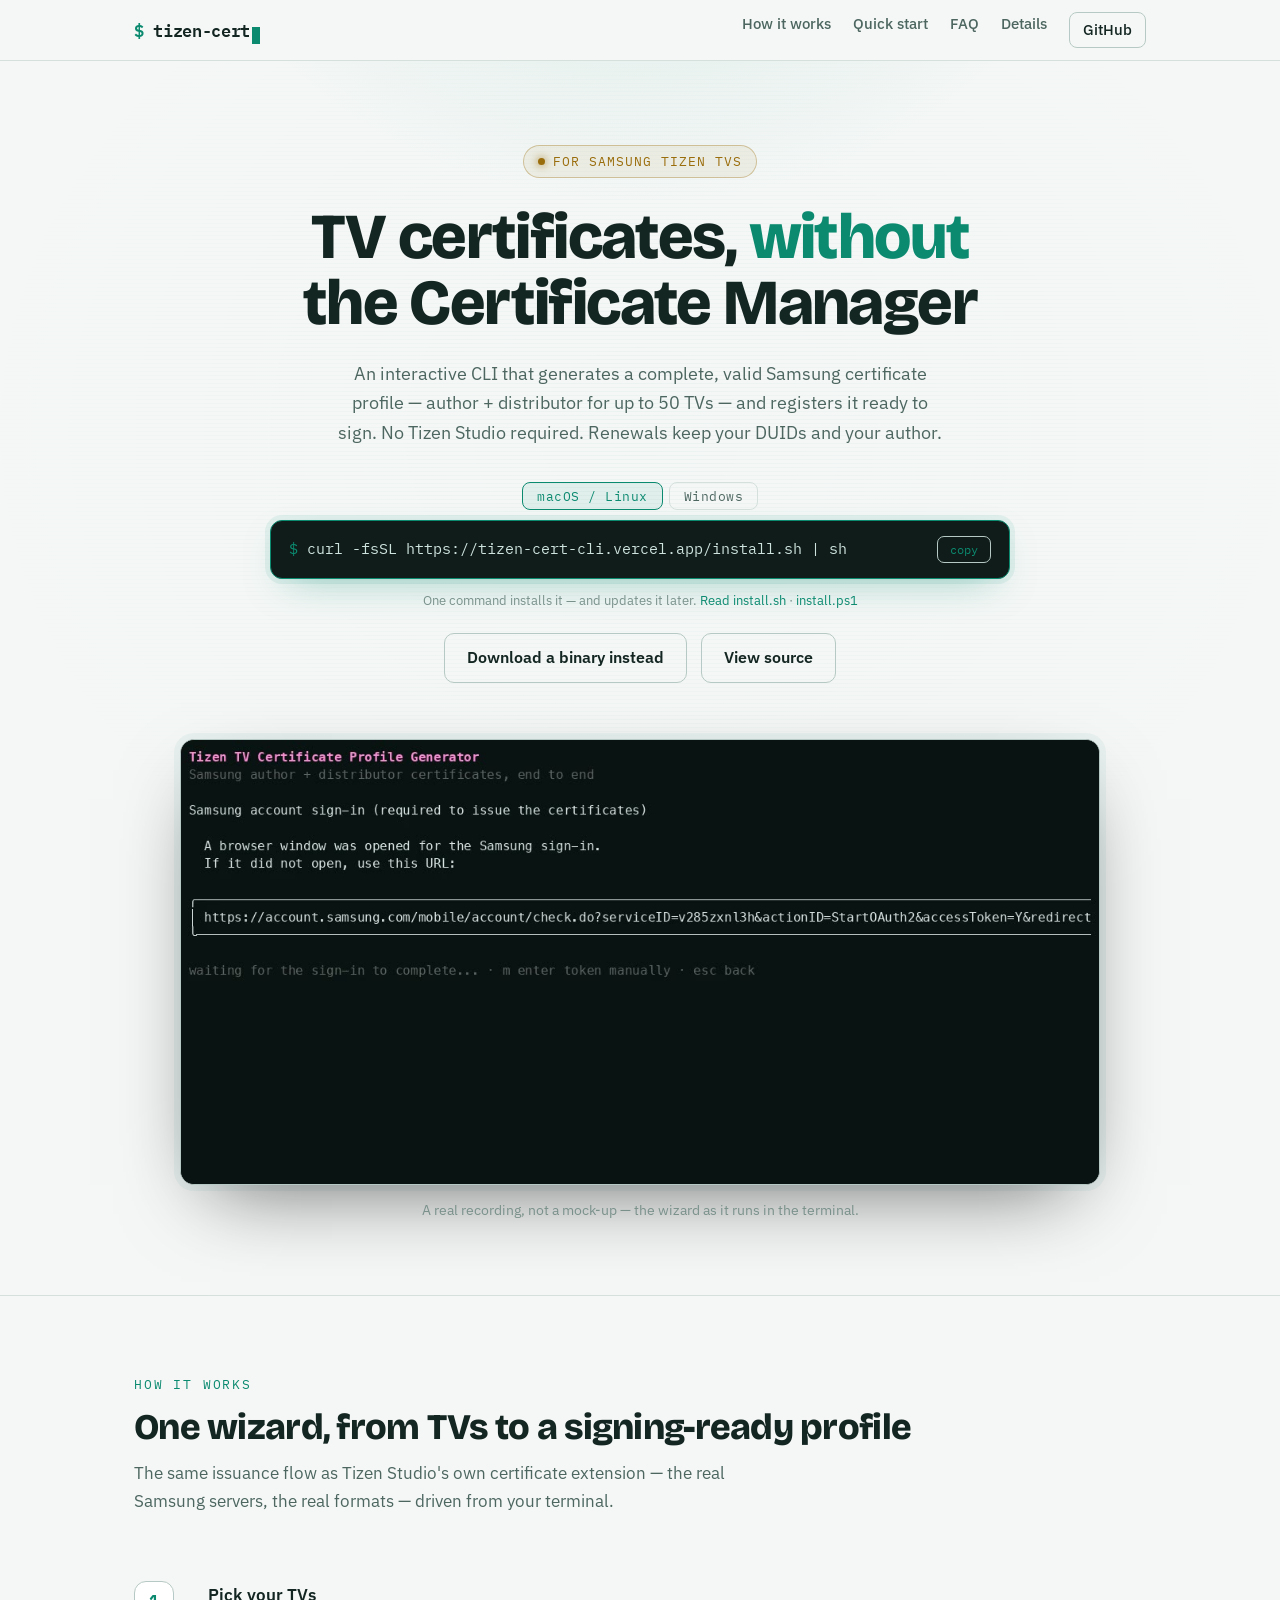
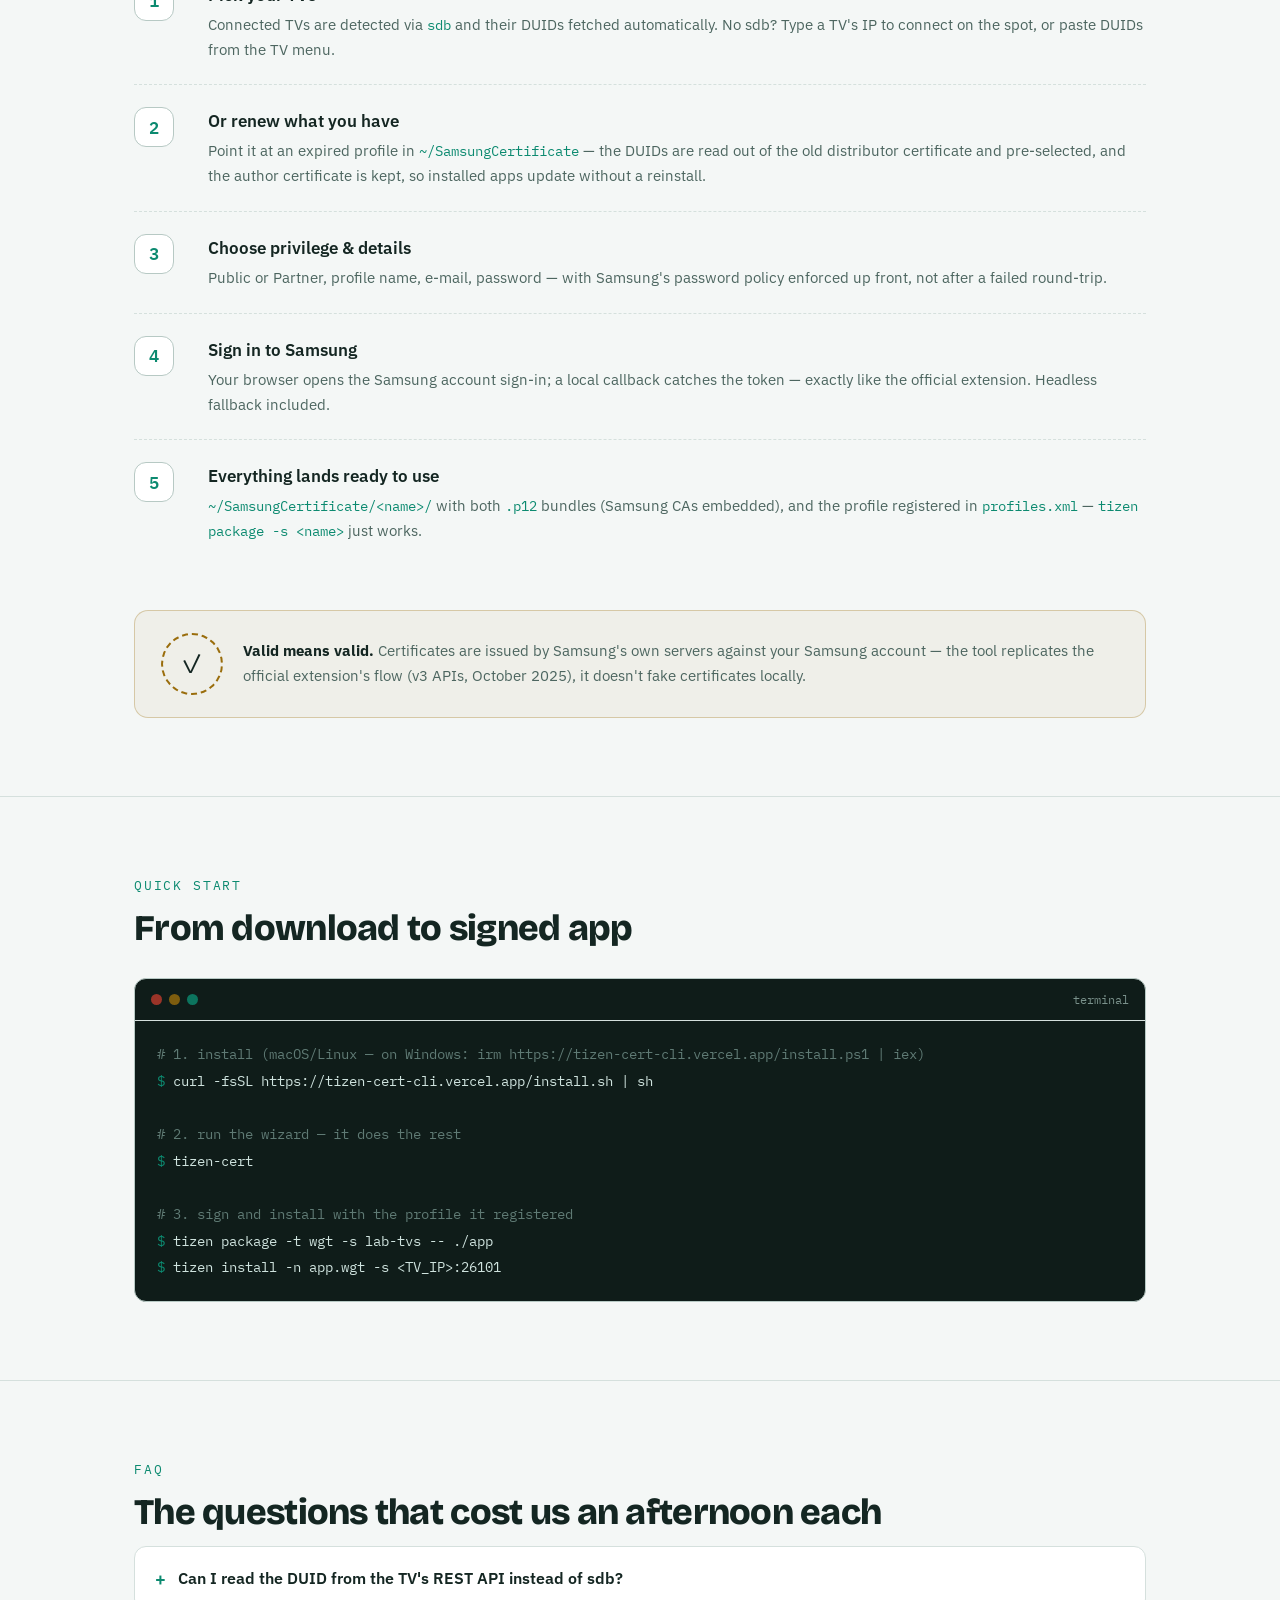
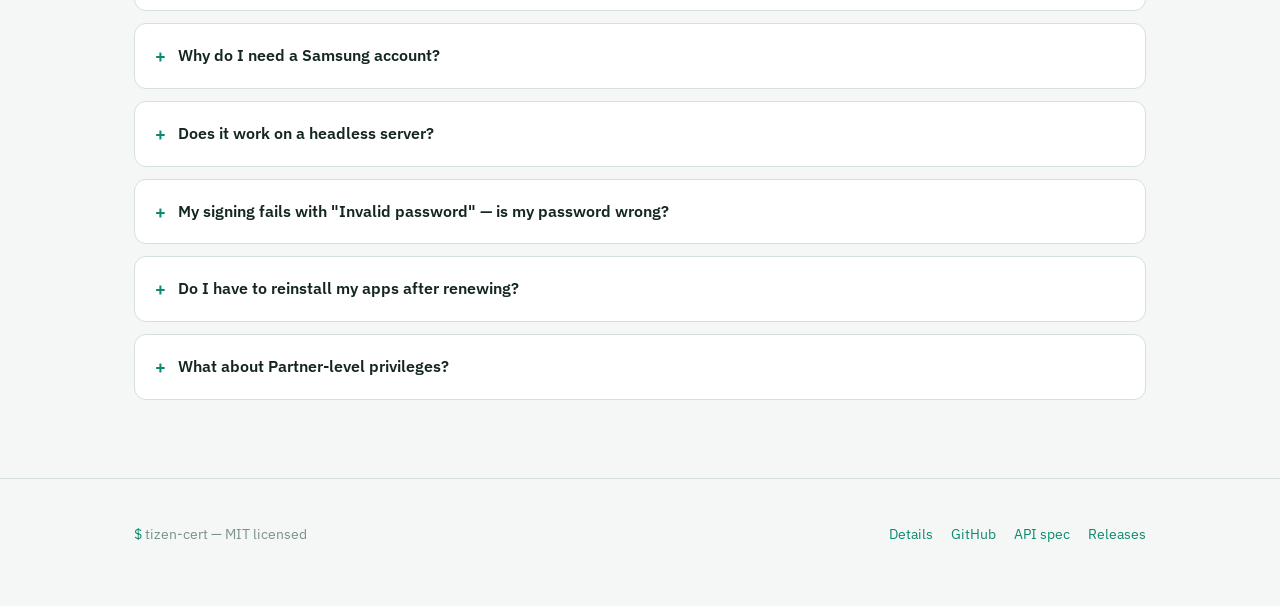
<file: docs-site/index.html>
<!doctype html>
<html lang="en">
<head>
<meta charset="utf-8">
<meta name="viewport" content="width=device-width, initial-scale=1">
<title>tizen-cert — Samsung TV certificates from your terminal</title>
<meta name="description" content="An interactive CLI that generates a complete, valid Samsung Tizen TV certificate profile — author + distributor for up to 50 TVs — without Tizen Studio's Certificate Manager.">
<meta property="og:title" content="tizen-cert — Samsung TV certificates from your terminal">
<meta property="og:description" content="A CLI that generates a complete, valid Samsung Tizen TV certificate profile — author + distributor for up to 50 TVs — without Tizen Studio.">
<meta property="og:type" content="website">
<meta property="og:url" content="https://tizen-cert-cli.vercel.app/">
<meta property="og:image" content="https://tizen-cert-cli.vercel.app/og.png">
<meta property="og:image:width" content="2560">
<meta property="og:image:height" content="1280">
<meta name="twitter:card" content="summary_large_image">
<link rel="preconnect" href="https://fonts.googleapis.com">
<link rel="preconnect" href="https://fonts.gstatic.com" crossorigin>
<link href="https://fonts.googleapis.com/css2?family=Bricolage+Grotesque:opsz,wght@12..96,400;12..96,600;12..96,800&family=IBM+Plex+Mono:wght@400;500;600&family=IBM+Plex+Sans:wght@400;500;600&display=swap" rel="stylesheet">
<link rel="stylesheet" href="style.css">
</head>
<body>

<header>
  <div class="wrap nav">
    <a class="wordmark" href="#"><span class="dollar">$</span> tizen-cert<span class="blink"></span></a>
    <nav class="nav-links">
      <a href="#how">How it works</a>
      <a href="#quickstart">Quick start</a>
      <a href="#faq">FAQ</a>
      <a href="details.html">Details</a>
      <a class="nav-gh" href="https://github.com/gifflet/tizen-cert-cli">GitHub</a>
    </nav>
  </div>
</header>

<div class="hero">
  <div class="wrap hero-inner">
    <span class="tag">for Samsung Tizen TVs</span>
    <h1>TV certificates, <em>without</em> the Certificate&nbsp;Manager</h1>
    <p class="sub">
      An interactive CLI that generates a complete, valid Samsung certificate profile —
      author + distributor for up to 50 TVs — and registers it ready to sign.
      No Tizen Studio required. Renewals keep your DUIDs and your author.
    </p>
    <div class="install-box" id="install">
      <div class="install-tabs" role="tablist">
        <button class="install-tab active" data-target="cmd-unix">macOS / Linux</button>
        <button class="install-tab" data-target="cmd-win">Windows</button>
      </div>
      <div class="install-cmd" id="cmd-unix">
        <code><span class="p">$</span> curl -fsSL https://tizen-cert-cli.vercel.app/install.sh | sh</code>
        <button class="copy-btn" data-copy="curl -fsSL https://tizen-cert-cli.vercel.app/install.sh | sh" aria-label="Copy install command">copy</button>
      </div>
      <div class="install-cmd" id="cmd-win" hidden>
        <code><span class="p">&gt;</span> irm https://tizen-cert-cli.vercel.app/install.ps1 | iex</code>
        <button class="copy-btn" data-copy="irm https://tizen-cert-cli.vercel.app/install.ps1 | iex" aria-label="Copy install command">copy</button>
      </div>
      <p class="install-note">One command installs it — and updates it later. <a href="install.sh">Read install.sh</a> · <a href="install.ps1">install.ps1</a></p>
    </div>
    <div class="cta-row">
      <a class="btn btn-ghost" href="https://github.com/gifflet/tizen-cert-cli/releases">Download a binary instead</a>
      <a class="btn btn-ghost" href="https://github.com/gifflet/tizen-cert-cli">View source</a>
    </div>

    <figure class="demo-frame reveal">
      <video src="demo/tizen-cert.mp4" poster="demo/tizen-cert.jpg" autoplay loop muted playsinline
             aria-label="A recorded tizen-cert session: selecting TVs, choosing the privilege level, filling the certificate details and reaching the Samsung sign-in"></video>
    </figure>
    <p class="demo-caption">A real recording, not a mock-up — the wizard as it runs in the terminal.</p>
  </div>
</div>

<section id="how">
  <div class="wrap">
    <p class="kicker">How it works</p>
    <h2>One wizard, from TVs to a signing-ready profile</h2>
    <p class="section-sub">The same issuance flow as Tizen Studio's own certificate extension — the real Samsung servers, the real formats — driven from your terminal.</p>

    <div class="steps">
      <div class="step reveal">
        <span class="dot">1</span>
        <div><h3>Pick your TVs</h3>
        <p>Connected TVs are detected via <code>sdb</code> and their DUIDs fetched automatically. No sdb? Type a TV's IP to connect on the spot, or paste DUIDs from the TV menu.</p></div>
      </div>
      <div class="step reveal">
        <span class="dot">2</span>
        <div><h3>Or renew what you have</h3>
        <p>Point it at an expired profile in <code>~/SamsungCertificate</code> — the DUIDs are read out of the old distributor certificate and pre-selected, and the author certificate is kept, so installed apps update without a reinstall.</p></div>
      </div>
      <div class="step reveal">
        <span class="dot">3</span>
        <div><h3>Choose privilege &amp; details</h3>
        <p>Public or Partner, profile name, e-mail, password — with Samsung's password policy enforced up front, not after a failed round-trip.</p></div>
      </div>
      <div class="step reveal">
        <span class="dot">4</span>
        <div><h3>Sign in to Samsung</h3>
        <p>Your browser opens the Samsung account sign-in; a local callback catches the token — exactly like the official extension. Headless fallback included.</p></div>
      </div>
      <div class="step reveal">
        <span class="dot">5</span>
        <div><h3>Everything lands ready to use</h3>
        <p><code>~/SamsungCertificate/&lt;name&gt;/</code> with both <code>.p12</code> bundles (Samsung CAs embedded), and the profile registered in <code>profiles.xml</code> — <code>tizen package -s &lt;name&gt;</code> just works.</p></div>
      </div>
    </div>

    <div class="seal reveal">
      <div class="stamp">✓</div>
      <p><strong>Valid means valid.</strong> Certificates are issued by Samsung's own servers against your Samsung account —
      the tool replicates the official extension's flow (v3 APIs, October 2025), it doesn't fake certificates locally.</p>
    </div>
  </div>
</section>

<section id="quickstart">
  <div class="wrap">
    <p class="kicker">Quick start</p>
    <h2>From download to signed app</h2>
    <div class="term reveal">
      <div class="term-bar"><i></i><i></i><i></i><span>terminal</span></div>
      <pre><span class="c"># 1. install (macOS/Linux — on Windows: irm https://tizen-cert-cli.vercel.app/install.ps1 | iex)</span>
<span class="p">$</span> curl -fsSL https://tizen-cert-cli.vercel.app/install.sh | sh

<span class="c"># 2. run the wizard — it does the rest</span>
<span class="p">$</span> tizen-cert

<span class="c"># 3. sign and install with the profile it registered</span>
<span class="p">$</span> tizen package -t wgt -s lab-tvs -- ./app
<span class="p">$</span> tizen install -n app.wgt -s &lt;TV_IP&gt;:26101</pre>
    </div>
  </div>
</section>

<section id="faq">
  <div class="wrap">
    <p class="kicker">FAQ</p>
    <h2>The questions that cost us an afternoon each</h2>

    <details class="reveal">
      <summary>Can I read the DUID from the TV's REST API instead of sdb?</summary>
      <div class="body">No — and this one is a trap. The <code>duid</code> field served on <code>http://&lt;tv&gt;:8001/api/v2/</code> is a SmartThings UUID, a different identifier space with no known conversion to the certificate DUID. Use <code>sdb shell 0 getduid</code> (the tool does this for you) or the TV menu: <em>Support → Contact Samsung → Unique Device ID</em>.</div>
    </details>
    <details class="reveal">
      <summary>Why do I need a Samsung account?</summary>
      <div class="body">Valid certificates are signed by Samsung's CA — they can only be issued by Samsung's servers, authenticated with a Samsung account. That's true of Tizen Studio too; this tool simply drives the same flow from the terminal.</div>
    </details>
    <details class="reveal">
      <summary>Does it work on a headless server?</summary>
      <div class="body">Yes — the trick is a port forward. Samsung posts the sign-in result to <code>localhost:4794</code>, so run <code>ssh -L 4794:localhost:4794 user@server</code> from your local machine (the wizard detects SSH sessions and prints this command pre-filled), then open the sign-in URL in your <em>local</em> browser: the token travels through the tunnel and the flow completes by itself. <kbd>c</kbd> copies the URL to your local clipboard over SSH (OSC&nbsp;52), and <kbd>m</kbd> remains as a last-resort manual token entry.</div>
    </details>
    <details class="reveal">
      <summary>My signing fails with "Invalid password" — is my password wrong?</summary>
      <div class="body">Probably not. Tizen's Java signer rejects modern AES-encrypted PKCS#12 files and misreports it as a password error. This tool always emits legacy-3DES bundles precisely to avoid that failure mode.</div>
    </details>
    <details class="reveal">
      <summary>Do I have to reinstall my apps after renewing?</summary>
      <div class="body">No. A TV only accepts an app update signed by the same author, so renewal keeps the profile's <code>author.p12</code> and reissues just the distributor certificate with the selected DUIDs. Enter the profile's current password — it has to open that <code>author.p12</code>, or the wizard stops before contacting Samsung. A new author is issued only when the old one has expired or is missing; the final screen then says so, and the app must be uninstalled from the TVs before installing the newly signed package.</div>
    </details>
    <details class="reveal">
      <summary>What about Partner-level privileges?</summary>
      <div class="body">Selectable in the wizard. Issuance succeeds only if your Samsung account is enrolled in the partnership program — otherwise Samsung's server refuses, and the error is surfaced as-is.</div>
    </details>
  </div>
</section>

<footer>
  <div class="wrap foot">
    <span><span style="color:var(--teal)">$</span> tizen-cert — MIT licensed</span>
    <span class="spacer">
      <a href="details.html">Details</a>
      <a href="https://github.com/gifflet/tizen-cert-cli">GitHub</a>
      <a href="https://github.com/gifflet/tizen-cert-cli/blob/main/docs/SAMSUNG-CERT-API-SPEC.md">API spec</a>
      <a href="https://github.com/gifflet/tizen-cert-cli/releases">Releases</a>
    </span>
  </div>
</footer>

<script src="script.js"></script>
<script>
  document.querySelectorAll(".install-tab").forEach(tab => {
    tab.addEventListener("click", () => {
      document.querySelectorAll(".install-tab").forEach(t => t.classList.toggle("active", t === tab));
      document.querySelectorAll(".install-cmd").forEach(cmd => { cmd.hidden = cmd.id !== tab.dataset.target; });
    });
  });

  document.querySelectorAll(".copy-btn").forEach(btn => {
    btn.addEventListener("click", async () => {
      try {
        await navigator.clipboard.writeText(btn.dataset.copy);
        btn.textContent = "copied!";
        setTimeout(() => { btn.textContent = "copy"; }, 1600);
      } catch { btn.textContent = "select manually"; }
    });
  });
</script>

</body>
</html>
</file>
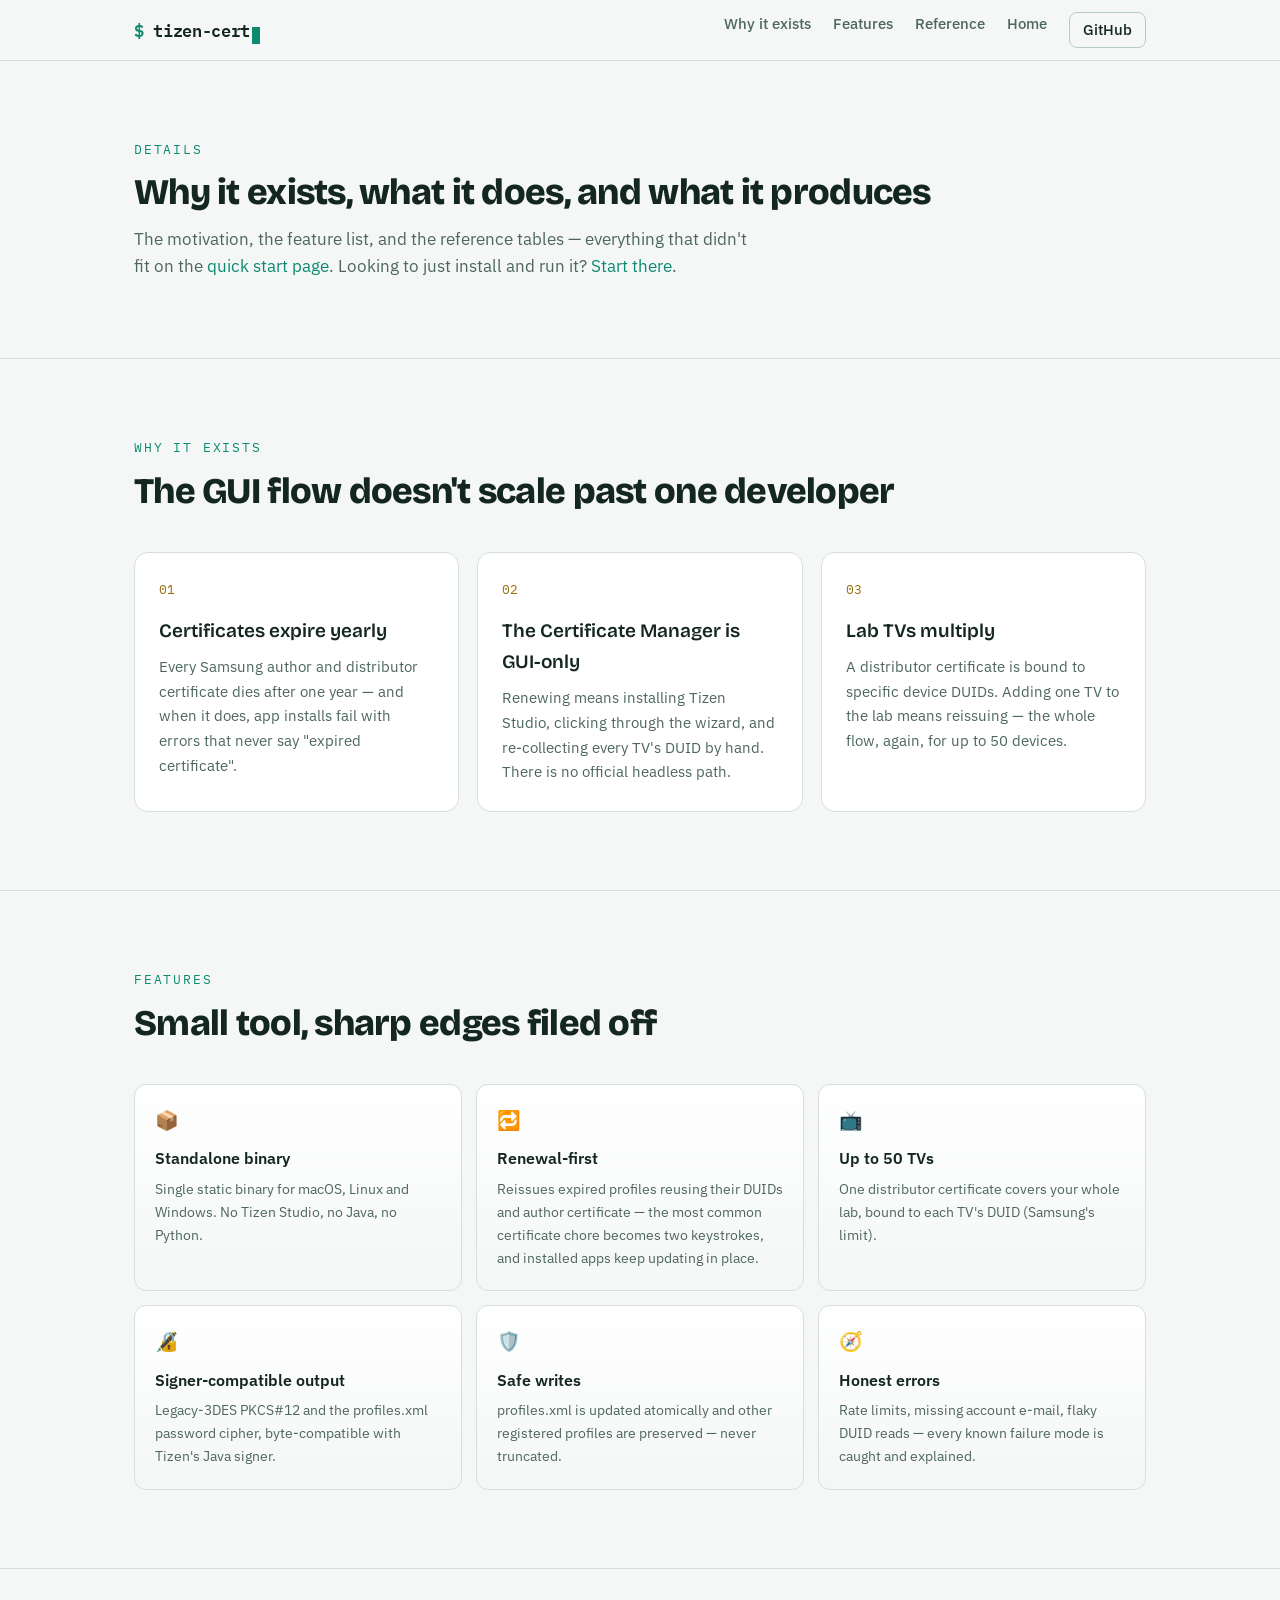
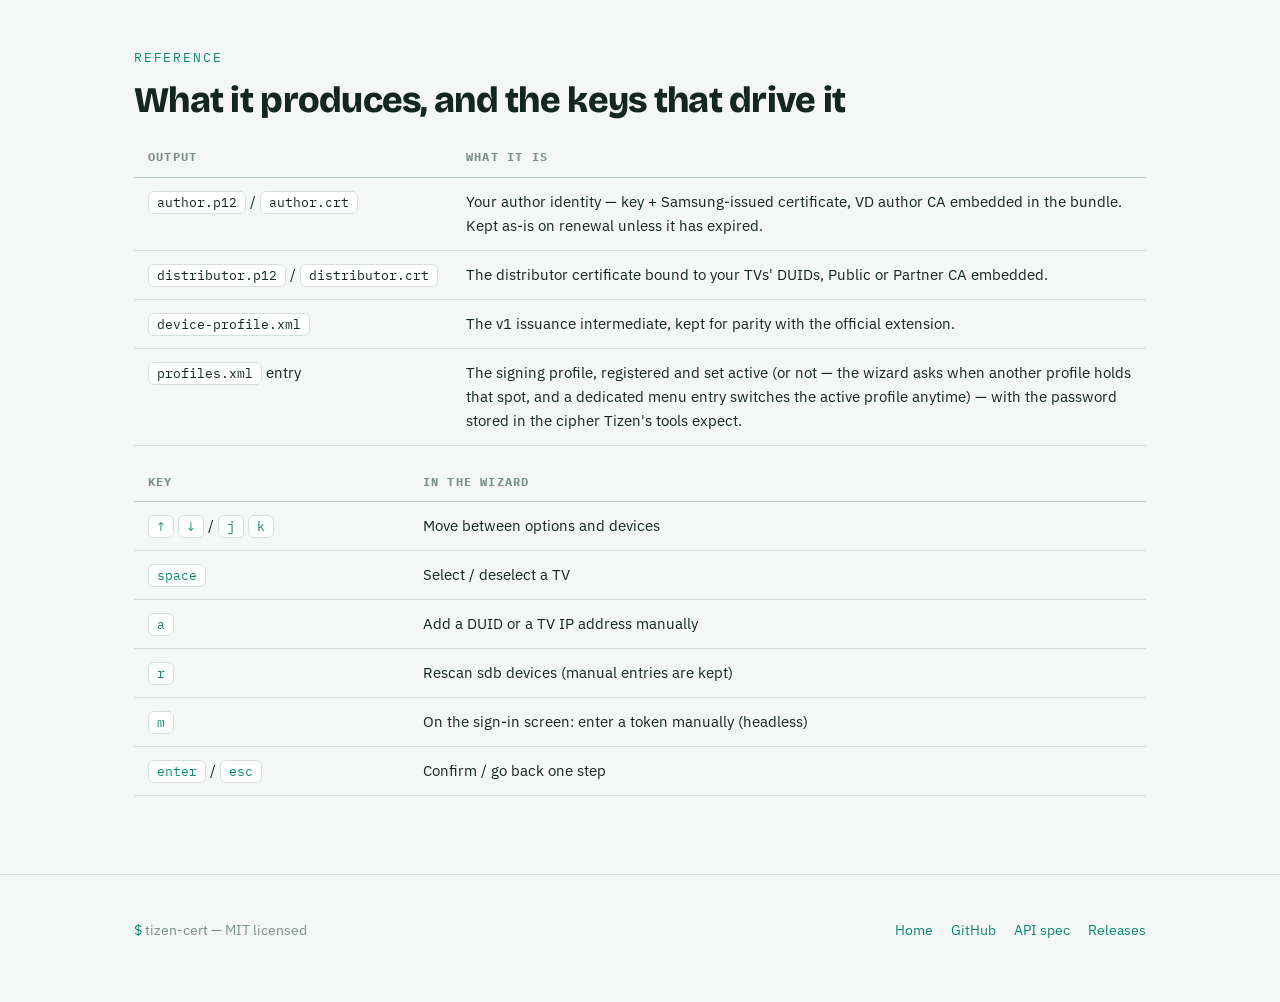
<file: docs-site/details.html>
<!doctype html>
<html lang="en">
<head>
<meta charset="utf-8">
<meta name="viewport" content="width=device-width, initial-scale=1">
<title>Details — tizen-cert</title>
<meta name="description" content="Why tizen-cert exists, what it can do, and the exact files and keybindings it produces — the deep-dive companion to the tizen-cert quick start.">
<meta property="og:title" content="Details — tizen-cert">
<meta property="og:description" content="Why tizen-cert exists, what it can do, and the exact files and keybindings it produces.">
<meta property="og:type" content="website">
<meta property="og:url" content="https://tizen-cert-cli.vercel.app/details.html">
<meta property="og:image" content="https://tizen-cert-cli.vercel.app/og.png">
<meta property="og:image:width" content="2560">
<meta property="og:image:height" content="1280">
<meta name="twitter:card" content="summary_large_image">
<link rel="preconnect" href="https://fonts.googleapis.com">
<link rel="preconnect" href="https://fonts.gstatic.com" crossorigin>
<link href="https://fonts.googleapis.com/css2?family=Bricolage+Grotesque:opsz,wght@12..96,400;12..96,600;12..96,800&family=IBM+Plex+Mono:wght@400;500;600&family=IBM+Plex+Sans:wght@400;500;600&display=swap" rel="stylesheet">
<link rel="stylesheet" href="style.css">
</head>
<body>

<header>
  <div class="wrap nav">
    <a class="wordmark" href="index.html"><span class="dollar">$</span> tizen-cert<span class="blink"></span></a>
    <nav class="nav-links">
      <a href="#why">Why it exists</a>
      <a href="#features">Features</a>
      <a href="#reference">Reference</a>
      <a href="index.html">Home</a>
      <a class="nav-gh" href="https://github.com/gifflet/tizen-cert-cli">GitHub</a>
    </nav>
  </div>
</header>

<section>
  <div class="wrap">
    <p class="kicker">Details</p>
    <h2>Why it exists, what it does, and what it produces</h2>
    <p class="section-sub">
      The motivation, the feature list, and the reference tables — everything that didn't fit
      on the <a href="index.html">quick start page</a>. Looking to just install and run it?
      <a href="index.html#install">Start there</a>.
    </p>
  </div>
</section>

<section id="why">
  <div class="wrap">
    <p class="kicker">Why it exists</p>
    <h2>The GUI flow doesn't scale past one developer</h2>
    <div class="grid-3">
      <div class="card reveal">
        <span class="num">01</span>
        <h3>Certificates expire yearly</h3>
        <p>Every Samsung author and distributor certificate dies after one year — and when it does, app installs fail with errors that never say "expired certificate".</p>
      </div>
      <div class="card reveal">
        <span class="num">02</span>
        <h3>The Certificate Manager is GUI-only</h3>
        <p>Renewing means installing Tizen Studio, clicking through the wizard, and re-collecting every TV's DUID by hand. There is no official headless path.</p>
      </div>
      <div class="card reveal">
        <span class="num">03</span>
        <h3>Lab TVs multiply</h3>
        <p>A distributor certificate is bound to specific device DUIDs. Adding one TV to the lab means reissuing — the whole flow, again, for up to 50 devices.</p>
      </div>
    </div>
  </div>
</section>

<section id="features">
  <div class="wrap">
    <p class="kicker">Features</p>
    <h2>Small tool, sharp edges filed off</h2>
    <div class="feat-grid">
      <div class="feat reveal"><span class="ico">📦</span><h3>Standalone binary</h3><p>Single static binary for macOS, Linux and Windows. No Tizen Studio, no Java, no Python.</p></div>
      <div class="feat reveal"><span class="ico">🔁</span><h3>Renewal-first</h3><p>Reissues expired profiles reusing their DUIDs and author certificate — the most common certificate chore becomes two keystrokes, and installed apps keep updating in place.</p></div>
      <div class="feat reveal"><span class="ico">📺</span><h3>Up to 50 TVs</h3><p>One distributor certificate covers your whole lab, bound to each TV's DUID (Samsung's limit).</p></div>
      <div class="feat reveal"><span class="ico">🔏</span><h3>Signer-compatible output</h3><p>Legacy-3DES PKCS#12 and the profiles.xml password cipher, byte-compatible with Tizen's Java signer.</p></div>
      <div class="feat reveal"><span class="ico">🛡️</span><h3>Safe writes</h3><p>profiles.xml is updated atomically and other registered profiles are preserved — never truncated.</p></div>
      <div class="feat reveal"><span class="ico">🧭</span><h3>Honest errors</h3><p>Rate limits, missing account e-mail, flaky DUID reads — every known failure mode is caught and explained.</p></div>
    </div>
  </div>
</section>

<section id="reference">
  <div class="wrap">
    <p class="kicker">Reference</p>
    <h2>What it produces, and the keys that drive it</h2>

    <div class="table-scroll">
    <table>
      <thead><tr><th>Output</th><th>What it is</th></tr></thead>
      <tbody>
        <tr><td><code>author.p12</code> / <code>author.crt</code></td><td>Your author identity — key + Samsung-issued certificate, VD author CA embedded in the bundle. Kept as-is on renewal unless it has expired.</td></tr>
        <tr><td><code>distributor.p12</code> / <code>distributor.crt</code></td><td>The distributor certificate bound to your TVs' DUIDs, Public or Partner CA embedded.</td></tr>
        <tr><td><code>device-profile.xml</code></td><td>The v1 issuance intermediate, kept for parity with the official extension.</td></tr>
        <tr><td><code>profiles.xml</code> entry</td><td>The signing profile, registered and set active (or not — the wizard asks when another profile holds that spot, and a dedicated menu entry switches the active profile anytime) — with the password stored in the cipher Tizen's tools expect.</td></tr>
      </tbody>
    </table>
    </div>

    <div class="table-scroll">
    <table>
      <thead><tr><th>Key</th><th>In the wizard</th></tr></thead>
      <tbody>
        <tr><td><kbd>↑</kbd> <kbd>↓</kbd> / <kbd>j</kbd> <kbd>k</kbd></td><td>Move between options and devices</td></tr>
        <tr><td><kbd>space</kbd></td><td>Select / deselect a TV</td></tr>
        <tr><td><kbd>a</kbd></td><td>Add a DUID or a TV IP address manually</td></tr>
        <tr><td><kbd>r</kbd></td><td>Rescan sdb devices (manual entries are kept)</td></tr>
        <tr><td><kbd>m</kbd></td><td>On the sign-in screen: enter a token manually (headless)</td></tr>
        <tr><td><kbd>enter</kbd> / <kbd>esc</kbd></td><td>Confirm / go back one step</td></tr>
      </tbody>
    </table>
    </div>
  </div>
</section>

<footer>
  <div class="wrap foot">
    <span><span style="color:var(--teal)">$</span> tizen-cert — MIT licensed</span>
    <span class="spacer">
      <a href="index.html">Home</a>
      <a href="https://github.com/gifflet/tizen-cert-cli">GitHub</a>
      <a href="https://github.com/gifflet/tizen-cert-cli/blob/main/docs/SAMSUNG-CERT-API-SPEC.md">API spec</a>
      <a href="https://github.com/gifflet/tizen-cert-cli/releases">Releases</a>
    </span>
  </div>
</footer>

<script src="script.js"></script>

</body>
</html>
</file>
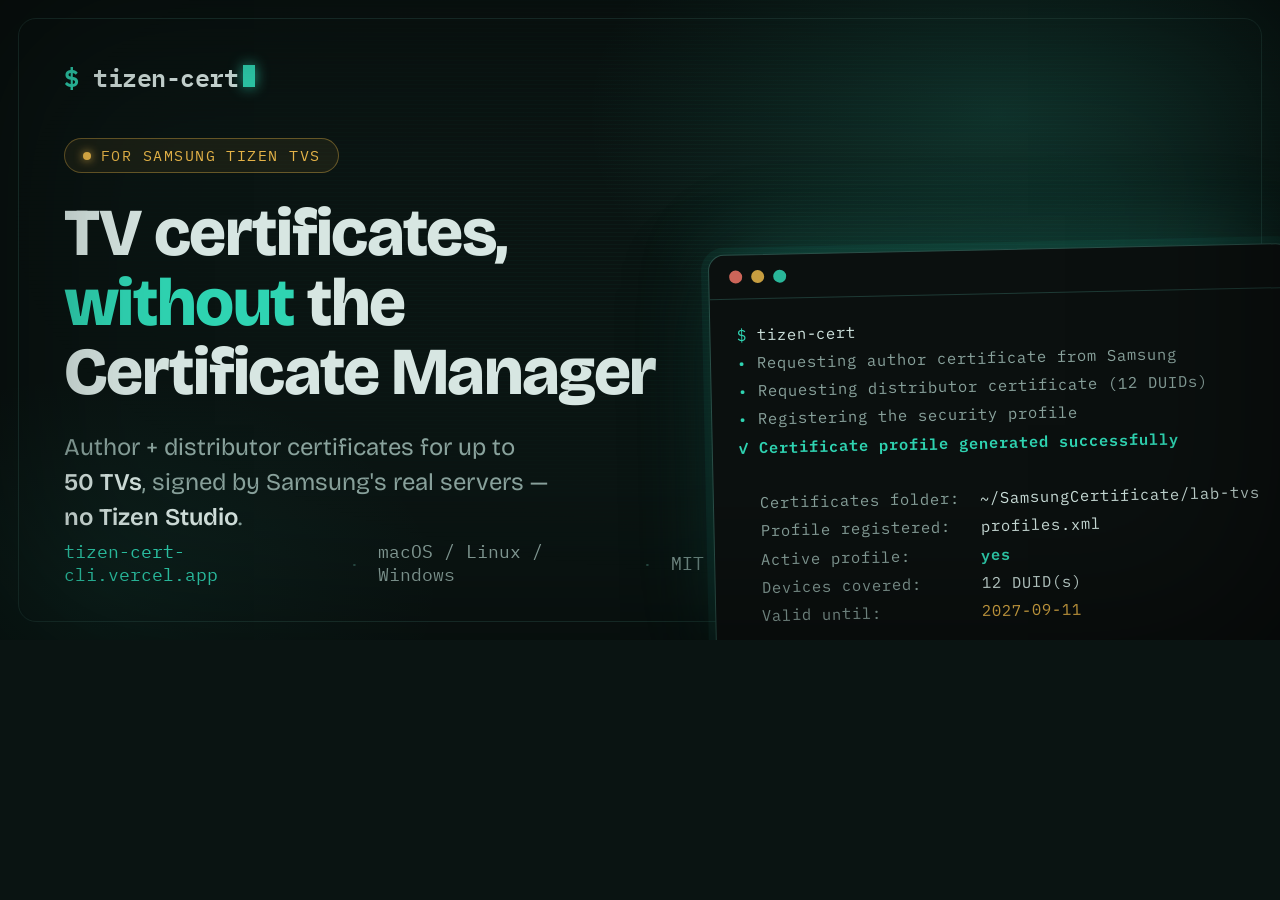
<file: docs/og/og-image.html>
<!doctype html>
<!--
  Open Graph image source for the GitHub repository / docs site.
  Render (from the repo root):

    "/Applications/Google Chrome.app/Contents/MacOS/Google Chrome" \
      --headless=new --disable-gpu --hide-scrollbars \
      --window-size=1280,640 --force-device-scale-factor=2 \
      --virtual-time-budget=15000 \
      --screenshot=docs-site/og.png docs/og/og-image.html

  The palette and typography mirror docs-site/style.css.
-->
<html lang="en">
<head>
<meta charset="utf-8">
<link rel="preconnect" href="https://fonts.googleapis.com">
<link rel="preconnect" href="https://fonts.gstatic.com" crossorigin>
<link href="https://fonts.googleapis.com/css2?family=Bricolage+Grotesque:opsz,wght@12..96,400;12..96,600;12..96,800&family=IBM+Plex+Mono:wght@400;500;600&display=swap" rel="stylesheet">
<style>
  :root {
    --bg: #0a1412;
    --panel: #122220;
    --border: #1e3a35;
    --border-strong: #2a4f48;
    --text: #d7e6e2;
    --muted: #8aa39d;
    --faint: #5f7a74;
    --teal: #2fd4b2;
    --amber: #e8b649;
    --danger: #ef7466;
    --mono: "IBM Plex Mono", monospace;
    --display: "Bricolage Grotesque", sans-serif;
  }
  * { margin: 0; padding: 0; box-sizing: border-box; }
  html, body { width: 1280px; height: 640px; overflow: hidden; }
  body {
    position: relative;
    background: var(--bg);
    color: var(--text);
    font-family: var(--display);
  }

  /* ---- atmosphere: phosphor glow, scanlines, vignette ---- */
  .glow {
    position: absolute; inset: 0;
    background:
      radial-gradient(46% 60% at 78% 18%, rgba(47, 212, 178, 0.16), transparent 70%),
      radial-gradient(38% 48% at 8% 92%, rgba(47, 212, 178, 0.07), transparent 70%);
  }
  .scanlines {
    position: absolute; inset: 0;
    background: repeating-linear-gradient(0deg, transparent 0 3px, rgba(47, 212, 178, 0.045) 3px 4px);
    -webkit-mask-image: radial-gradient(75% 70% at 60% 35%, black, transparent 82%);
  }
  .vignette {
    position: absolute; inset: 0;
    box-shadow: inset 0 0 180px rgba(0, 0, 0, 0.55);
  }
  .frame {
    position: absolute; inset: 18px;
    border: 1px solid rgba(42, 79, 72, 0.55);
    border-radius: 18px;
  }

  /* ---- left column ---- */
  .content {
    position: absolute;
    left: 64px; top: 58px; bottom: 54px;
    width: 640px;
    display: flex; flex-direction: column;
  }
  .wordmark {
    font-family: var(--mono); font-weight: 600; font-size: 25px;
    letter-spacing: -0.02em;
  }
  .wordmark .dollar { color: var(--teal); }
  .wordmark .cursor {
    display: inline-block; width: 12px; height: 22px; margin-left: 5px;
    background: var(--teal); vertical-align: baseline;
    box-shadow: 0 0 14px rgba(47, 212, 178, 0.8);
  }
  .tag {
    display: inline-flex; align-items: center; gap: 10px;
    width: fit-content;
    font-family: var(--mono); font-size: 14.5px; letter-spacing: 0.1em;
    color: var(--amber);
    border: 1px solid rgba(232, 182, 73, 0.38);
    background: rgba(232, 182, 73, 0.07);
    border-radius: 99px; padding: 7px 18px;
    margin-top: 42px;
  }
  .tag::before {
    content: ""; width: 8px; height: 8px; border-radius: 50%;
    background: var(--amber); box-shadow: 0 0 10px var(--amber);
  }
  h1 {
    margin-top: 26px;
    font-weight: 800; font-size: 67px; line-height: 1.04;
    letter-spacing: -0.025em;
  }
  h1 em { font-style: normal; color: var(--teal); }
  .sub {
    margin-top: 22px;
    font-size: 24px; line-height: 1.45; color: var(--muted);
    max-width: 21em;
    font-weight: 400;
  }
  .sub strong { color: var(--text); font-weight: 600; }
  .footer {
    margin-top: auto;
    display: flex; align-items: center; gap: 18px;
    font-family: var(--mono); font-size: 17.5px; color: var(--muted);
  }
  .footer .site { color: var(--teal); }
  .footer .sep { color: var(--border-strong); }

  /* ---- terminal window, bleeding off the bottom-right corner ---- */
  .term {
    position: absolute;
    right: -16px; bottom: -24px;
    width: 584px;
    background: #0b100f;
    border: 1px solid var(--border-strong);
    border-radius: 16px;
    box-shadow:
      0 0 0 7px rgba(47, 212, 178, 0.06),
      0 -18px 90px -20px rgba(47, 212, 178, 0.28),
      0 30px 80px rgba(0, 0, 0, 0.6);
    transform: rotate(-1.2deg);
  }
  .term-bar {
    display: flex; align-items: center; gap: 9px;
    padding: 15px 20px; border-bottom: 1px solid var(--border);
  }
  .term-bar i { width: 13px; height: 13px; border-radius: 50%; }
  .term-bar i:nth-child(1) { background: var(--danger); opacity: 0.85; }
  .term-bar i:nth-child(2) { background: var(--amber); opacity: 0.85; }
  .term-bar i:nth-child(3) { background: var(--teal); opacity: 0.85; }
  .term pre {
    padding: 22px 26px 38px;
    font-family: var(--mono); font-size: 15.5px; line-height: 1.8;
    color: #cfe3de;
  }
  .term .p { color: var(--teal); }
  .term .ok { color: var(--teal); font-weight: 600; }
  .term .k { color: var(--muted); }
  .term .amber { color: var(--amber); }
</style>
</head>
<body>
  <div class="glow"></div>
  <div class="scanlines"></div>
  <div class="frame"></div>

  <div class="content">
    <div class="wordmark"><span class="dollar">$</span> tizen-cert<span class="cursor"></span></div>
    <span class="tag">FOR SAMSUNG TIZEN TVS</span>
    <h1>TV certificates, <em>without</em> the Certificate&nbsp;Manager</h1>
    <p class="sub">Author + distributor certificates for up to <strong>50&nbsp;TVs</strong>, signed by Samsung's real servers — <strong>no Tizen&nbsp;Studio</strong>.</p>
    <div class="footer">
      <span class="site">tizen-cert-cli.vercel.app</span>
      <span class="sep">·</span>
      <span>macOS / Linux / Windows</span>
      <span class="sep">·</span>
      <span>MIT</span>
    </div>
  </div>

  <div class="term">
    <div class="term-bar"><i></i><i></i><i></i></div>
    <pre><span class="p">$</span> tizen-cert
<span class="p">•</span> <span class="k">Requesting author certificate from Samsung</span>
<span class="p">•</span> <span class="k">Requesting distributor certificate (12 DUIDs)</span>
<span class="p">•</span> <span class="k">Registering the security profile</span>
<span class="ok">✓ Certificate profile generated successfully</span>

  <span class="k">Certificates folder:</span>  ~/SamsungCertificate/lab-tvs
  <span class="k">Profile registered:</span>   profiles.xml
  <span class="k">Active profile:</span>       <span class="ok">yes</span>
  <span class="k">Devices covered:</span>      12 DUID(s)
  <span class="k">Valid until:</span>          <span class="amber">2027-09-11</span></pre>
  </div>

  <div class="vignette"></div>
</body>
</html>
</file>
<file: docs-site/style.css>
:root {
    --bg: #0a1412;
    --bg-raised: #0f1c19;
    --panel: #122220;
    --border: #1e3a35;
    --border-strong: #2a4f48;
    --text: #d7e6e2;
    --muted: #8aa39d;
    --faint: #5f7a74;
    --teal: #2fd4b2;
    --teal-deep: #14b394;
    --amber: #e8b649;
    --danger: #ef7466;
    --mono: "IBM Plex Mono", ui-monospace, SFMono-Regular, Menlo, monospace;
    --sans: "IBM Plex Sans", system-ui, sans-serif;
    --display: "Bricolage Grotesque", var(--sans);
    color-scheme: dark;
  }
  @media (prefers-color-scheme: light) {
    :root {
      --bg: #f4f7f6;
      --bg-raised: #ffffff;
      --panel: #ffffff;
      --border: #d5e0dd;
      --border-strong: #b7c9c4;
      --text: #142622;
      --muted: #4d6660;
      --faint: #7a918b;
      --teal: #0c8a70;
      --teal-deep: #0a7a63;
      --amber: #9a6d0c;
      --danger: #bf3a2c;
      color-scheme: light;
    }
  }

  * { margin: 0; padding: 0; box-sizing: border-box; }
  html { scroll-behavior: smooth; }
  body {
    background: var(--bg);
    color: var(--text);
    font-family: var(--sans);
    font-size: 16.5px;
    line-height: 1.65;
    -webkit-font-smoothing: antialiased;
  }
  ::selection { background: var(--teal); color: var(--bg); }

  a { color: var(--teal); text-decoration: none; }
  a:hover { text-decoration: underline; text-underline-offset: 3px; }
  code, pre, kbd { font-family: var(--mono); }

  .wrap { max-width: 1060px; margin: 0 auto; padding: 0 24px; }

  /* ------------------------------------------------ header */
  header {
    position: sticky; top: 0; z-index: 50;
    backdrop-filter: blur(12px);
    background: color-mix(in srgb, var(--bg) 82%, transparent);
    border-bottom: 1px solid var(--border);
  }
  .nav { display: flex; align-items: center; gap: 28px; height: 60px; }
  .wordmark {
    font-family: var(--mono); font-weight: 600; font-size: 17px;
    color: var(--text); letter-spacing: -0.02em;
  }
  .wordmark:hover { text-decoration: none; }
  .wordmark .dollar { color: var(--teal); }
  .wordmark .blink {
    display: inline-block; width: 8px; height: 17px; margin-left: 2px;
    background: var(--teal); vertical-align: text-bottom;
    animation: blink 1.15s steps(1) infinite;
  }
  @keyframes blink { 50% { opacity: 0; } }
  .nav-links { display: flex; gap: 22px; margin-left: auto; }
  .nav-links a { color: var(--muted); font-size: 14.5px; font-weight: 500; }
  .nav-links a:hover { color: var(--text); text-decoration: none; }
  .nav-gh {
    border: 1px solid var(--border-strong); border-radius: 8px;
    padding: 5px 13px; color: var(--text) !important;
  }
  .nav-gh:hover { border-color: var(--teal); }
  @media (max-width: 720px) { .nav-links a:not(.nav-gh) { display: none; } }

  /* ------------------------------------------------ hero */
  .hero {
    position: relative; overflow: hidden;
    padding: 84px 0 72px;
    border-bottom: 1px solid var(--border);
  }
  /* CRT scanlines + phosphor glow — the TV in the room */
  .hero::before {
    content: ""; position: absolute; inset: 0; pointer-events: none;
    background:
      repeating-linear-gradient(0deg, transparent 0 3px, color-mix(in srgb, var(--teal) 4%, transparent) 3px 4px);
    mask-image: radial-gradient(70% 60% at 50% 30%, black, transparent 75%);
  }
  .hero::after {
    content: ""; position: absolute; inset: -30% -10% auto; height: 90%;
    pointer-events: none;
    background: radial-gradient(45% 55% at 50% 8%, color-mix(in srgb, var(--teal) 13%, transparent), transparent 70%);
  }
  .hero-inner { position: relative; z-index: 1; text-align: center; }
  .hero .tag {
    display: inline-flex; align-items: center; gap: 8px;
    font-family: var(--mono); font-size: 12.5px; letter-spacing: 0.08em;
    text-transform: uppercase; color: var(--amber);
    border: 1px solid color-mix(in srgb, var(--amber) 35%, transparent);
    background: color-mix(in srgb, var(--amber) 7%, transparent);
    border-radius: 99px; padding: 5px 14px; margin-bottom: 26px;
  }
  .hero .tag::before {
    content: ""; width: 7px; height: 7px; border-radius: 50%;
    background: var(--amber);
    box-shadow: 0 0 8px var(--amber);
    animation: standby 2.4s ease-in-out infinite;
  }
  @keyframes standby { 50% { opacity: 0.35; box-shadow: 0 0 2px var(--amber); } }
  h1 {
    font-family: var(--display);
    font-size: clamp(38px, 6vw, 64px);
    font-weight: 800; line-height: 1.04; letter-spacing: -0.025em;
    max-width: 17ch; margin: 0 auto;
  }
  h1 em { font-style: normal; color: var(--teal); }
  .hero p.sub {
    max-width: 56ch; margin: 22px auto 0; color: var(--muted); font-size: 18px;
  }
  /* install command - the hero's centerpiece */
  .install-box { max-width: 740px; margin: 34px auto 0; }
  .install-tabs { display: flex; gap: 6px; justify-content: center; margin-bottom: 10px; }
  .install-tab {
    font-family: var(--mono); font-size: 12.5px; letter-spacing: 0.04em;
    color: var(--muted); background: none; cursor: pointer;
    border: 1px solid var(--border); border-radius: 8px; padding: 5px 14px;
  }
  .install-tab.active { color: var(--teal); border-color: var(--teal); background: color-mix(in srgb, var(--teal) 8%, transparent); }
  .install-cmd[hidden] { display: none; }
  .install-cmd {
    display: flex; align-items: center; gap: 12px;
    background: #0b100f; border: 1px solid var(--teal);
    box-shadow: 0 0 0 5px color-mix(in srgb, var(--teal) 8%, transparent),
                0 14px 40px -18px color-mix(in srgb, var(--teal) 55%, transparent);
    border-radius: 12px; padding: 15px 18px;
  }
  @media (prefers-color-scheme: light) { .install-cmd { background: #0f1c19; } }
  .install-cmd code {
    flex: 1; text-align: left; font-size: 14.5px; color: #cfe3de;
    overflow-x: auto; white-space: nowrap;
  }
  .install-cmd .p { color: var(--teal); user-select: none; }
  .copy-btn {
    flex: none; font-family: var(--mono); font-size: 12px; cursor: pointer;
    color: var(--teal); background: none;
    border: 1px solid var(--border-strong); border-radius: 7px; padding: 5px 12px;
  }
  .copy-btn:hover { border-color: var(--teal); }
  .install-note { margin-top: 11px; font-size: 13px; color: var(--faint); }
  .cta-row { display: flex; gap: 14px; justify-content: center; margin-top: 22px; flex-wrap: wrap; }
  .btn {
    display: inline-flex; align-items: center; gap: 9px;
    font-weight: 600; font-size: 15.5px; border-radius: 10px;
    padding: 11px 22px; transition: transform 0.12s ease, box-shadow 0.12s ease;
  }
  .btn:hover { text-decoration: none; transform: translateY(-1px); }
  .btn-primary {
    background: var(--teal); color: #06231c;
    box-shadow: 0 0 0 1px color-mix(in srgb, var(--teal) 60%, transparent),
                0 8px 28px -10px color-mix(in srgb, var(--teal) 55%, transparent);
  }
  .btn-primary:hover { box-shadow: 0 0 0 1px var(--teal), 0 12px 34px -10px color-mix(in srgb, var(--teal) 70%, transparent); }
  .btn-ghost { border: 1px solid var(--border-strong); color: var(--text); }
  .btn-ghost:hover { border-color: var(--teal); }

  .demo-frame {
    margin: 56px auto 0; max-width: 920px;
    border: 1px solid var(--border-strong); border-radius: 14px;
    overflow: hidden; background: #101614;
    box-shadow: 0 30px 80px -30px rgba(0,0,0,0.6),
                0 0 0 6px color-mix(in srgb, var(--teal) 5%, transparent);
  }
  .demo-frame video, .demo-frame img { display: block; width: 100%; height: auto; }
  .demo-caption { margin-top: 14px; font-size: 14px; color: var(--faint); }

  /* ------------------------------------------------ sections */
  section { padding: 78px 0; border-bottom: 1px solid var(--border); }
  .kicker {
    font-family: var(--mono); font-size: 13px; letter-spacing: 0.14em;
    text-transform: uppercase; color: var(--teal); margin-bottom: 12px;
  }
  h2 {
    font-family: var(--display); font-weight: 800;
    font-size: clamp(26px, 3.6vw, 36px); letter-spacing: -0.02em; line-height: 1.15;
  }
  .section-sub { color: var(--muted); max-width: 62ch; margin-top: 12px; }

  /* why cards */
  .grid-3 { display: grid; grid-template-columns: repeat(3, 1fr); gap: 18px; margin-top: 40px; }
  @media (max-width: 820px) { .grid-3 { grid-template-columns: 1fr; } }
  .card {
    background: var(--panel); border: 1px solid var(--border);
    border-radius: 14px; padding: 26px 24px;
  }
  .card h3 { font-family: var(--display); font-size: 19px; font-weight: 600; margin-bottom: 9px; }
  .card p { color: var(--muted); font-size: 15px; }
  .card .num {
    font-family: var(--mono); color: var(--amber); font-size: 13px; margin-bottom: 14px; display: block;
  }

  /* steps rail */
  .steps { margin-top: 44px; display: grid; gap: 0; position: relative; }
  .step {
    display: grid; grid-template-columns: 56px 1fr; gap: 18px;
    padding: 22px 0; border-top: 1px dashed var(--border);
  }
  .step:first-child { border-top: none; }
  .step .dot {
    width: 40px; height: 40px; border-radius: 12px;
    display: grid; place-items: center;
    font-family: var(--mono); font-weight: 600; color: var(--teal);
    border: 1px solid var(--border-strong);
    background: var(--bg-raised);
  }
  .step h3 { font-size: 17px; font-weight: 600; }
  .step p { color: var(--muted); font-size: 15px; margin-top: 4px; }
  .step code { color: var(--teal); font-size: 0.92em; }

  /* features */
  .feat-grid { display: grid; grid-template-columns: repeat(3, 1fr); gap: 14px; margin-top: 40px; }
  @media (max-width: 900px) { .feat-grid { grid-template-columns: repeat(2, 1fr); } }
  @media (max-width: 620px) { .feat-grid { grid-template-columns: 1fr; } }
  .feat {
    border: 1px solid var(--border); border-radius: 12px; padding: 20px;
    background: linear-gradient(180deg, var(--panel), transparent);
  }
  .feat .ico { font-size: 19px; margin-bottom: 10px; display: block; }
  .feat h3 { font-size: 15.5px; font-weight: 600; margin-bottom: 6px; }
  .feat p { font-size: 14px; color: var(--muted); }

  /* quick start */
  .term {
    background: #0b100f; border: 1px solid var(--border-strong);
    border-radius: 12px; margin-top: 28px; overflow: hidden;
  }
  @media (prefers-color-scheme: light) { .term { background: #0f1c19; } }
  .term-bar {
    display: flex; align-items: center; gap: 7px;
    padding: 11px 16px; border-bottom: 1px solid var(--border);
  }
  .term-bar i { width: 11px; height: 11px; border-radius: 50%; background: var(--border-strong); }
  .term-bar i:first-child { background: var(--danger); opacity: .8; }
  .term-bar i:nth-child(2) { background: var(--amber); opacity: .8; }
  .term-bar i:nth-child(3) { background: var(--teal); opacity: .8; }
  .term-bar span { margin-left: auto; font-family: var(--mono); font-size: 12px; color: var(--faint); }
  .term pre {
    padding: 20px 22px; overflow-x: auto;
    font-size: 14px; line-height: 1.9; color: #cfe3de;
  }
  .term .c { color: #5f7a74; }
  .term .p { color: var(--teal); user-select: none; }

  /* reference tables */
  table { width: 100%; border-collapse: collapse; margin-top: 26px; font-size: 14.5px; }
  th {
    text-align: left; font-family: var(--mono); font-size: 12px;
    text-transform: uppercase; letter-spacing: 0.1em; color: var(--faint);
    padding: 0 14px 10px; border-bottom: 1px solid var(--border-strong);
  }
  td { padding: 12px 14px; border-bottom: 1px solid var(--border); vertical-align: top; }
  td:first-child { white-space: nowrap; }
  td code, kbd {
    background: var(--bg-raised); border: 1px solid var(--border);
    border-radius: 6px; padding: 2px 8px; font-size: 13px;
  }
  kbd { color: var(--teal); }
  .table-scroll { overflow-x: auto; }

  /* seal */
  .seal {
    margin-top: 44px; display: flex; gap: 20px; align-items: center;
    border: 1px solid color-mix(in srgb, var(--amber) 30%, transparent);
    background: color-mix(in srgb, var(--amber) 5%, transparent);
    border-radius: 14px; padding: 22px 26px;
  }
  .seal .stamp {
    flex: none; width: 62px; height: 62px; border-radius: 50%;
    border: 2px dashed var(--amber); display: grid; place-items: center;
    font-size: 26px;
  }
  .seal p { font-size: 15px; color: var(--muted); }
  .seal strong { color: var(--text); }

  /* faq */
  details {
    border: 1px solid var(--border); border-radius: 12px;
    margin-top: 12px; background: var(--panel);
  }
  summary {
    cursor: pointer; padding: 17px 20px; font-weight: 600; font-size: 15.5px;
    list-style: none; display: flex; align-items: center; gap: 12px;
  }
  summary::before {
    content: "+"; font-family: var(--mono); color: var(--teal);
    font-size: 18px; transition: transform 0.15s ease;
  }
  details[open] summary::before { transform: rotate(45deg); }
  details .body { padding: 0 20px 18px 46px; color: var(--muted); font-size: 15px; }
  details .body code { color: var(--teal); font-size: 0.92em; }

  /* footer */
  footer { padding: 44px 0 60px; }
  .foot { display: flex; align-items: center; gap: 20px; flex-wrap: wrap; color: var(--faint); font-size: 14px; }
  .foot .spacer { margin-left: auto; display: flex; gap: 18px; }

  /* reveal on scroll */
  .reveal { opacity: 0; transform: translateY(14px); transition: opacity .5s ease, transform .5s ease; }
  .reveal.in { opacity: 1; transform: none; }
  @media (prefers-reduced-motion: reduce) {
    .reveal { opacity: 1; transform: none; transition: none; }
    .blink, .tag::before { animation: none !important; }
  }
</file>
